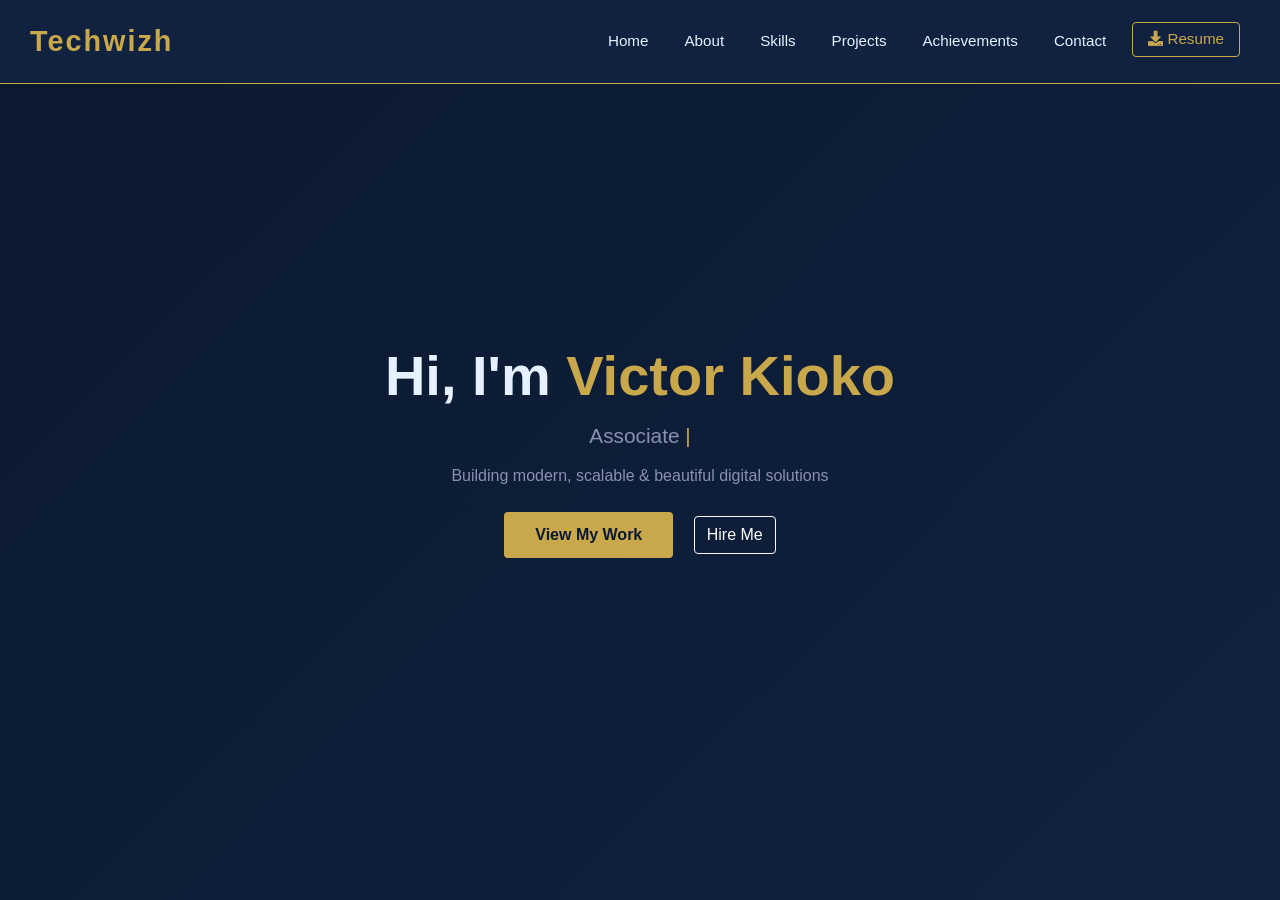
<file: index.html>
<!DOCTYPE html>
<html lang="en">
<head>
  <meta charset="UTF-8" />
  <meta name="viewport" content="width=device-width, initial-scale=1.0"/>
  <title>Victor Kioko | Associate Data Engineer</title>
  <link rel="stylesheet" href="https://cdn.jsdelivr.net/npm/bootstrap@4.6.2/dist/css/bootstrap.min.css"/>
  <link rel="stylesheet" href="https://cdnjs.cloudflare.com/ajax/libs/font-awesome/5.15.4/css/all.min.css"/>
  <link rel="stylesheet" href="https://unpkg.com/aos@2.3.1/dist/aos.css"/>
  <link rel="stylesheet" href="css/style.css"/>
</head>
<body>

  <!-- NAVBAR -->
  <nav class="navbar navbar-expand-lg navbar-dark fixed-top" id="mainNav">
    <a class="navbar-brand font-weight-bold" href="/my-website/">Techwizh</a>
    <button class="navbar-toggler" type="button" data-toggle="collapse" data-target="#navbarNav" aria-controls="navbarNav" aria-expanded="false" aria-label="Toggle navigation">
      <span class="navbar-toggler-icon"></span>
    </button>
    <div class="collapse navbar-collapse" id="navbarNav">
      <ul class="navbar-nav ml-auto">
        <li class="nav-item"><a class="nav-link" href="/my-website/">Home</a></li>
        <li class="nav-item"><a class="nav-link" href="pages/about.html">About</a></li>
        <li class="nav-item"><a class="nav-link" href="pages/skills.html">Skills</a></li>
        <li class="nav-item"><a class="nav-link" href="pages/projects.html">Projects</a></li>
        <li class="nav-item"><a class="nav-link" href="pages/achievements.html">Achievements</a></li>
        <li class="nav-item"><a class="nav-link" href="pages/contact.html">Contact</a></li>
        <li class="nav-item">
          <a class="nav-link btn-resume ml-2" href="assets/resume.pdf" download>
            <i class="fas fa-download"></i> Resume
          </a>
        </li>
      </ul>
    </div>
  </nav>

  <!-- HERO SECTION -->
  <section id="hero">
    <div class="hero-content text-center" data-aos="fade-up">
      <h1>Hi, I'm <span class="gold">Victor Kioko</span></h1>
      <h2 id="typed-text"></h2>
      <p class="hero-sub">Building modern, scalable & beautiful digital solutions</p>
      <div class="hero-btns mt-4">
        <a href="pages/projects.html" class="btn btn-gold mr-3">View My Work</a>
        <a href="pages/contact.html" class="btn btn-outline-light">Hire Me</a>
      </div>
    </div>
  </section>

  <!-- jQuery, Popper, Bootstrap JS -->
  <script src="https://code.jquery.com/jquery-3.5.1.slim.min.js"></script>
  <script src="https://cdn.jsdelivr.net/npm/popper.js@1.16.1/dist/umd/popper.min.js"></script>
  <script src="https://cdn.jsdelivr.net/npm/bootstrap@4.6.2/dist/js/bootstrap.min.js"></script>
  <!-- AOS -->
  <script src="https://unpkg.com/aos@2.3.1/dist/aos.js"></script>
  <script>AOS.init({ duration: 800, once: true });</script>
  <!-- Your JS -->
  <script src="js/main.js"></script>
</body>
</html>
</file>
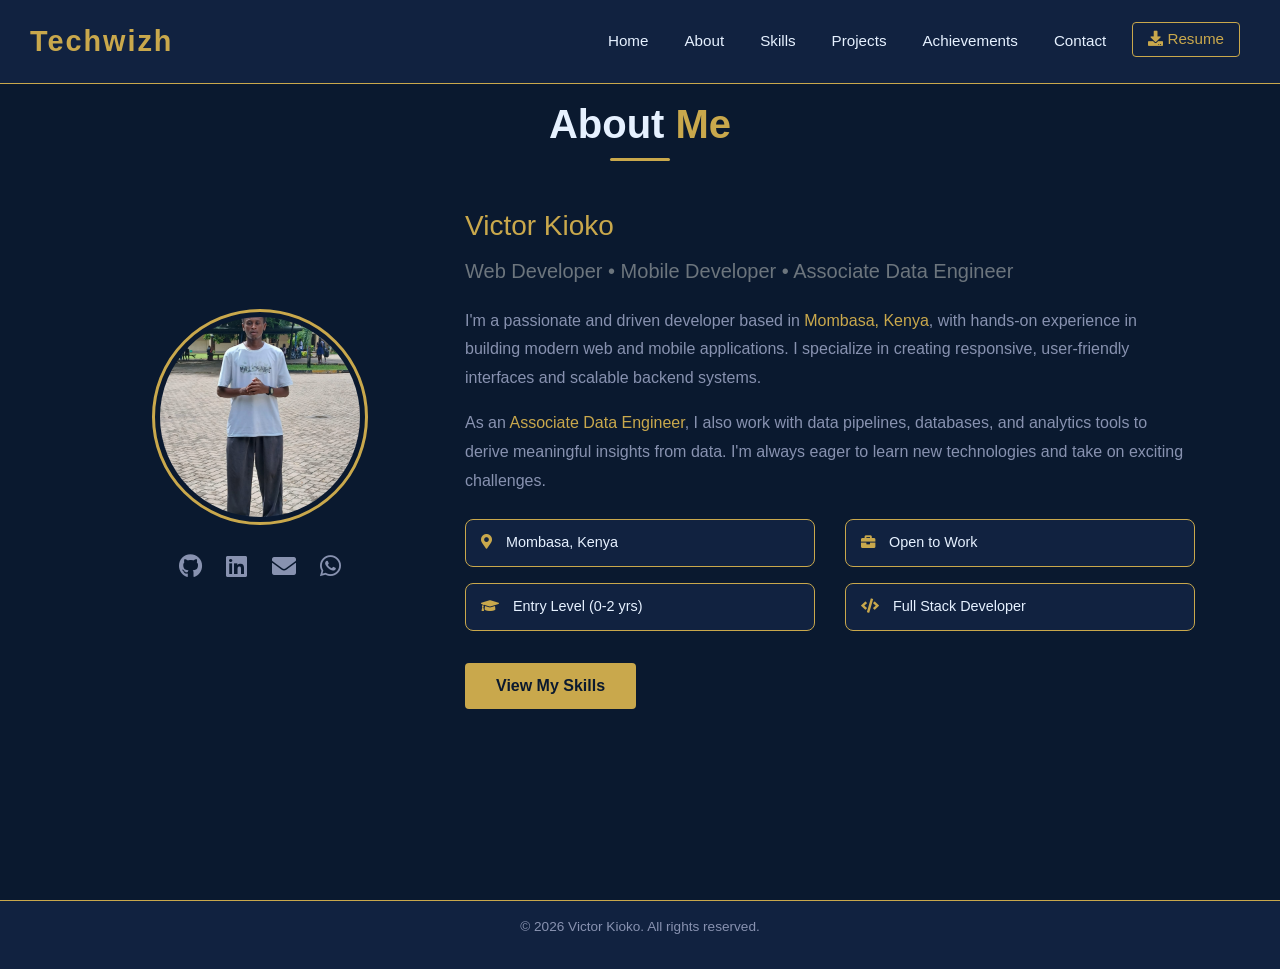
<file: pages/about.html>
<!DOCTYPE html>
<html lang="en">
<head>
  <meta charset="UTF-8"/>
  <meta name="viewport" content="width=device-width, initial-scale=1.0"/>
  <title>About | Victor Kioko</title>
  <link rel="stylesheet" href="https://cdn.jsdelivr.net/npm/bootstrap@4.6.2/dist/css/bootstrap.min.css"/>
  <link rel="stylesheet" href="https://cdnjs.cloudflare.com/ajax/libs/font-awesome/5.15.4/css/all.min.css"/>
  <link rel="stylesheet" href="../css/style.css"/>
  <link rel="stylesheet" href="https://unpkg.com/aos@2.3.1/dist/aos.css"/>
  <link rel="stylesheet" href="https://unpkg.com/aos@2.3.1/dist/aos.css"/>
  <link rel="stylesheet" href="https://unpkg.com/aos@2.3.1/dist/aos.css"/>
</head>
<body>

  <!-- NAVBAR -->
  <nav class="navbar navbar-expand-lg navbar-dark fixed-top" id="mainNav">
    <a class="navbar-brand font-weight-bold" href="/my-website/">Techwizh</a>
    <button class="navbar-toggler" type="button" data-toggle="collapse" data-target="#navbarNav">
      <span class="navbar-toggler-icon"></span>
    </button>
    <div class="collapse navbar-collapse" id="navbarNav">
      <ul class="navbar-nav ml-auto">
        <li class="nav-item"><a class="nav-link" href="/my-website/">Home</a></li>
        <li class="nav-item"><a class="nav-link active" href="about.html">About</a></li>
        <li class="nav-item"><a class="nav-link" href="skills.html">Skills</a></li>
        <li class="nav-item"><a class="nav-link" href="projects.html">Projects</a></li>
        <li class="nav-item"><a class="nav-link" href="achievements.html">Achievements</a></li>
        <li class="nav-item"><a class="nav-link" href="contact.html">Contact</a></li>
        <li class="nav-item">
          <a class="nav-link btn-resume ml-2" href="../assets/resume.pdf" download>
            <i class="fas fa-download"></i> Resume
          </a>
        </li>
      </ul>
    </div>
  </nav>

  <!-- ABOUT SECTION -->
  <section id="about">
    <div class="container">

      <!-- Section Title -->
      <div class="section-title text-center mb-5">
        <h2>About <span class="gold">Me</span></h2>
        <div class="title-line"></div>
      </div>

      <div class="row align-items-center">

        <!-- Profile Image -->
        <div class="col-md-4 text-center mb-4" data-aos="fade-right">
          <div class="profile-img-wrapper">
            <img src="../images/profile.jpg" alt="Victor Kioko" class="profile-img"/>
          </div>
          <!-- Social Links -->
         <div class="social-links mt-4">
  <a href="https://github.com/techwizh" target="_blank"><i class="fab fa-github"></i></a>
  <a href="https://www.linkedin.com/in/victor-kioko-2ab482372" target="_blank"><i class="fab fa-linkedin"></i></a>
  <a href="mailto:victorkioko226@gmail.com"><i class="fas fa-envelope"></i></a>
  <a href="https://wa.me/254103150972" target="_blank"><i class="fab fa-whatsapp"></i></a>
</div>
        </div>

        <!-- About Text -->
        <div class="col-md-8" data-aos="fade-left">
          <h3 class="gold mb-3">Victor Kioko</h3>
          <h5 class="text-muted mb-4">Web Developer • Mobile Developer • Associate Data Engineer</h5>
          <p class="about-text">
            I'm a passionate and driven developer based in <span class="gold">Mombasa, Kenya</span>,
            with hands-on experience in building modern web and mobile applications.
            I specialize in creating responsive, user-friendly interfaces and scalable backend systems.
          </p>
          <p class="about-text mt-3">
            As an <span class="gold">Associate Data Engineer</span>, I also work with data pipelines,
            databases, and analytics tools to derive meaningful insights from data.
            I'm always eager to learn new technologies and take on exciting challenges.
          </p>

          <!-- Info Cards -->
          <div class="row mt-4">
            <div class="col-sm-6 mb-3">
              <div class="info-card">
                <i class="fas fa-map-marker-alt gold"></i>
                <span>Mombasa, Kenya</span>
              </div>
            </div>
            <div class="col-sm-6 mb-3">
              <div class="info-card">
                <i class="fas fa-briefcase gold"></i>
                <span>Open to Work</span>
              </div>
            </div>
            <div class="col-sm-6 mb-3">
              <div class="info-card">
                <i class="fas fa-graduation-cap gold"></i>
                <span>Entry Level (0-2 yrs)</span>
              </div>
            </div>
            <div class="col-sm-6 mb-3">
              <div class="info-card">
                <i class="fas fa-code gold"></i>
                <span>Full Stack Developer</span>
              </div>
            </div>
          </div>

          <a href="skills.html" class="btn btn-gold mt-3">View My Skills</a>
        </div>

      </div>
    </div>
  </section>

  <!-- FOOTER -->
  <footer class="text-center py-3">
    <p>&copy; 2026 Victor Kioko. All rights reserved.</p>
  </footer>

  <script src="https://cdn.jsdelivr.net/npm/bootstrap@4.6.2/dist/js/bootstrap.bundle.min.js"></script>
  <script src="../js/main.js"></script>
  <script src="https://unpkg.com/aos@2.3.1/dist/aos.js"></script>
<script>AOS.init({ duration: 800, once: true });</script>
<script src="https://unpkg.com/aos@2.3.1/dist/aos.js"></script>
<script>AOS.init({ duration: 800, once: true });</script>
<script src="https://unpkg.com/aos@2.3.1/dist/aos.js"></script>
<script>AOS.init({ duration: 800, once: true });</script>
</body>
</html>
</file>
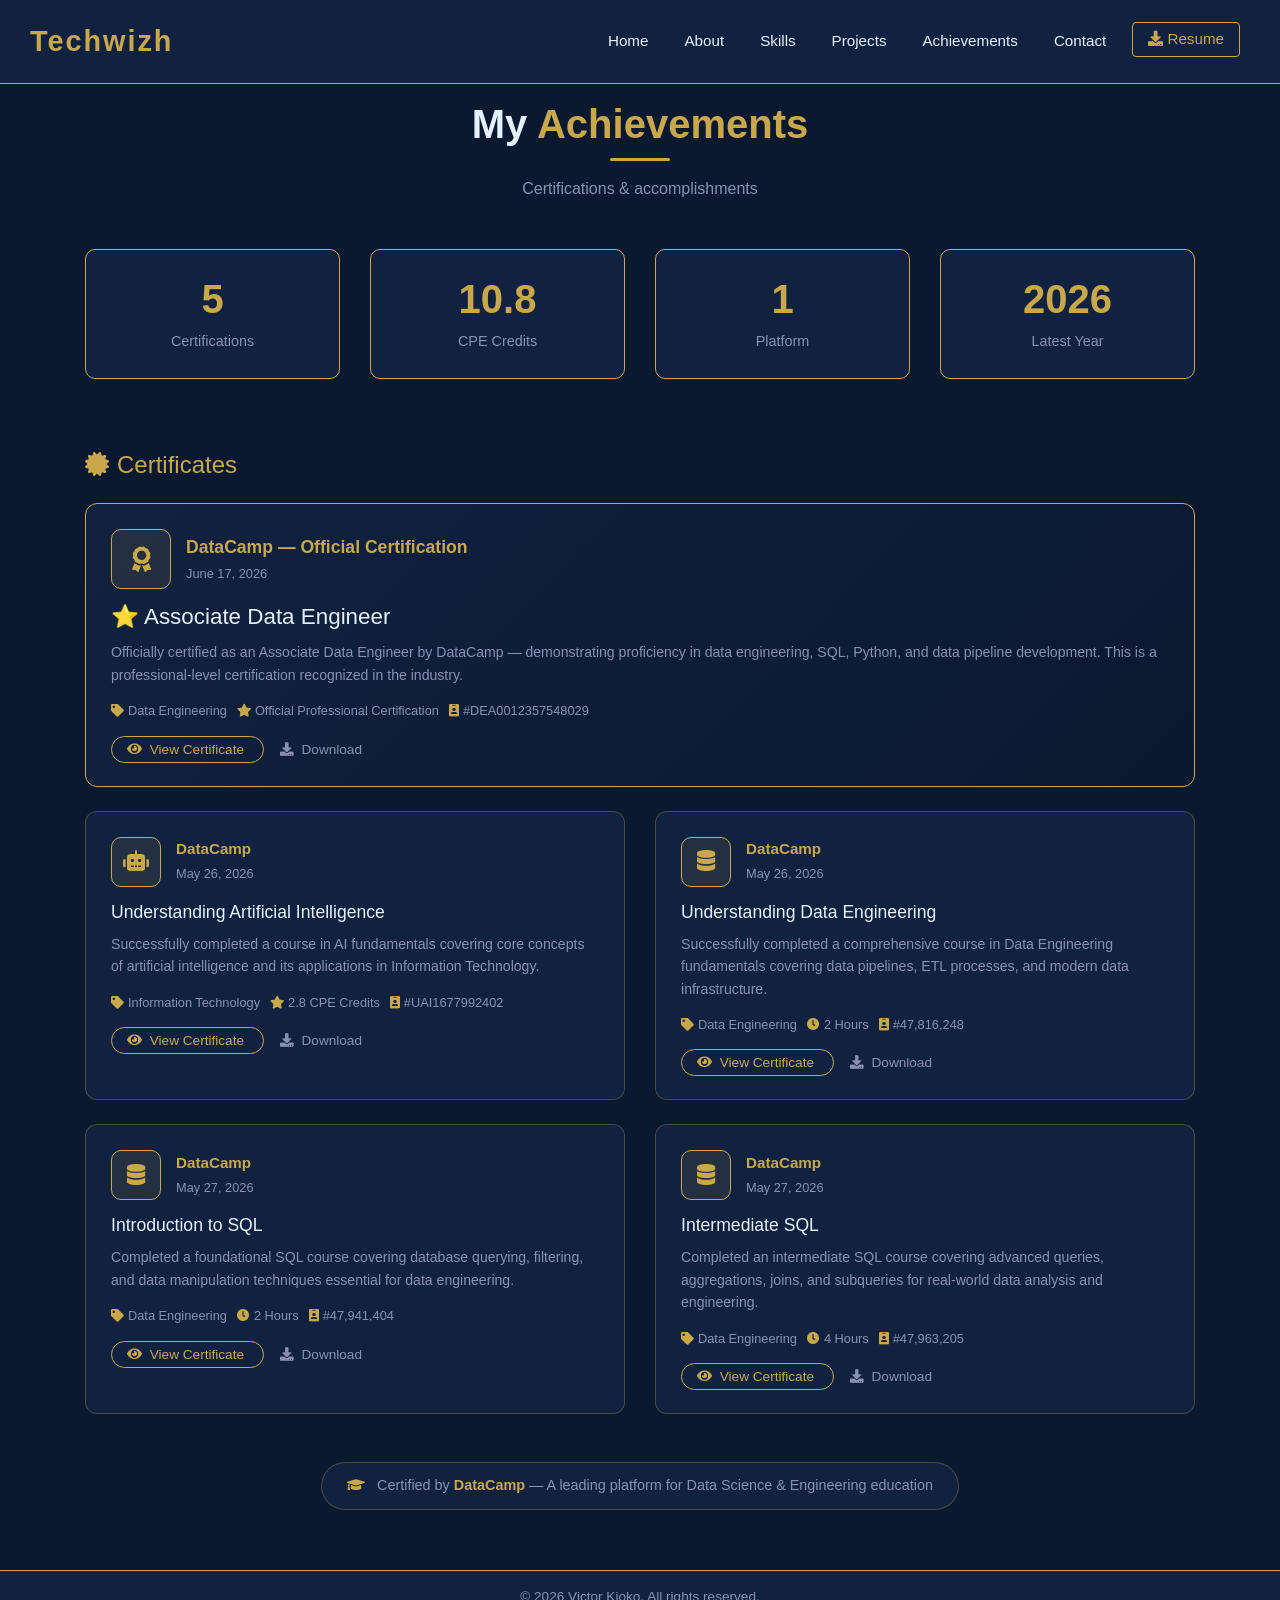
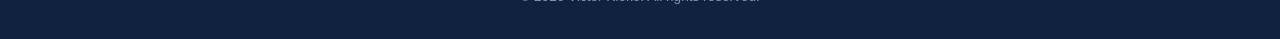
<file: pages/achievements.html>
<!DOCTYPE html>
<html lang="en">
<head>
  <meta charset="UTF-8"/>
  <meta name="viewport" content="width=device-width, initial-scale=1.0"/>
  <title>Achievements | Victor Kioko</title>
  <link rel="stylesheet" href="https://cdn.jsdelivr.net/npm/bootstrap@4.6.2/dist/css/bootstrap.min.css"/>
  <link rel="stylesheet" href="https://cdnjs.cloudflare.com/ajax/libs/font-awesome/5.15.4/css/all.min.css"/>
  <link rel="stylesheet" href="https://unpkg.com/aos@2.3.1/dist/aos.css"/>
  <link rel="stylesheet" href="../css/style.css"/>
</head>
<body>

  <!-- NAVBAR -->
  <nav class="navbar navbar-expand-lg navbar-dark fixed-top" id="mainNav">
    <a class="navbar-brand font-weight-bold" href="/my-website/">Techwizh</a>
    <button class="navbar-toggler" type="button" data-toggle="collapse" data-target="#navbarNav">
      <span class="navbar-toggler-icon"></span>
    </button>
    <div class="collapse navbar-collapse" id="navbarNav">
      <ul class="navbar-nav ml-auto">
        <li class="nav-item"><a class="nav-link" href="/my-website/">Home</a></li>
        <li class="nav-item"><a class="nav-link" href="about.html">About</a></li>
        <li class="nav-item"><a class="nav-link" href="skills.html">Skills</a></li>
        <li class="nav-item"><a class="nav-link" href="projects.html">Projects</a></li>
        <li class="nav-item"><a class="nav-link active" href="achievements.html">Achievements</a></li>
        <li class="nav-item"><a class="nav-link" href="contact.html">Contact</a></li>
        <li class="nav-item">
          <a class="nav-link btn-resume ml-2" href="../assets/resume.pdf" download>
            <i class="fas fa-download"></i> Resume
          </a>
        </li>
      </ul>
    </div>
  </nav>

  <!-- ACHIEVEMENTS SECTION -->
  <section id="achievements">
    <div class="container">

      <div class="section-title text-center mb-5">
        <h2>My <span class="gold">Achievements</span></h2>
        <div class="title-line"></div>
        <p class="section-sub mt-3">Certifications & accomplishments</p>
      </div>

      <!-- STATS ROW -->
      <div class="row text-center mb-5">
        <div class="col-6 col-md-3 mb-4" data-aos="fade-up">
          <div class="stat-card">
            <h2 class="gold">5</h2>
            <p>Certifications</p>
          </div>
        </div>
        <div class="col-6 col-md-3 mb-4" data-aos="fade-up" data-aos-delay="100">
          <div class="stat-card">
            <h2 class="gold">10.8</h2>
            <p>CPE Credits</p>
          </div>
        </div>
        <div class="col-6 col-md-3 mb-4" data-aos="fade-up" data-aos-delay="200">
          <div class="stat-card">
            <h2 class="gold">1</h2>
            <p>Platform</p>
          </div>
        </div>
        <div class="col-6 col-md-3 mb-4" data-aos="fade-up" data-aos-delay="300">
          <div class="stat-card">
            <h2 class="gold">2026</h2>
            <p>Latest Year</p>
          </div>
        </div>
      </div>

      <!-- CERTIFICATES -->
      <h4 class="gold mb-4"><i class="fas fa-certificate mr-2"></i>Certificates</h4>
      <div class="row">

        <!-- Certificate 1 — FEATURED -->
        <div class="col-md-12 mb-4" data-aos="fade-up">
          <div class="cert-card" style="border-color: var(--gold); background: linear-gradient(135deg, #112240, #0a192f);">
            <div class="cert-header">
              <div class="cert-logo" style="width:60px; height:60px; font-size:1.6rem;">
                <i class="fas fa-award"></i>
              </div>
              <div>
                <span class="cert-issuer" style="font-size:1.1rem;">DataCamp — Official Certification</span>
                <span class="cert-date">June 17, 2026</span>
              </div>
            </div>
            <h5 class="cert-title" style="font-size:1.4rem;">⭐ Associate Data Engineer</h5>
            <p class="cert-desc">Officially certified as an Associate Data Engineer by DataCamp — demonstrating proficiency in data engineering, SQL, Python, and data pipeline development. This is a professional-level certification recognized in the industry.</p>
            <div class="cert-details">
              <span><i class="fas fa-tag gold mr-1"></i>Data Engineering</span>
              <span><i class="fas fa-star gold mr-1"></i>Official Professional Certification</span>
              <span><i class="fas fa-id-badge gold mr-1"></i>#DEA0012357548029</span>
            </div>
            <div class="mt-3">
              <a href="../assets/DEA0012357548029.pdf" target="_blank" class="btn-cert">
                <i class="fas fa-eye mr-1"></i> View Certificate
              </a>
              <a href="../assets/DEA0012357548029.pdf" download class="btn-cert-download ml-3">
                <i class="fas fa-download mr-1"></i> Download
              </a>
            </div>
          </div>
        </div>

        <!-- Certificate 2 -->
        <div class="col-md-6 mb-4" data-aos="fade-up">
          <div class="cert-card">
            <div class="cert-header">
              <div class="cert-logo"><i class="fas fa-robot"></i></div>
              <div>
                <span class="cert-issuer">DataCamp</span>
                <span class="cert-date">May 26, 2026</span>
              </div>
            </div>
            <h5 class="cert-title">Understanding Artificial Intelligence</h5>
            <p class="cert-desc">Successfully completed a course in AI fundamentals covering core concepts of artificial intelligence and its applications in Information Technology.</p>
            <div class="cert-details">
              <span><i class="fas fa-tag gold mr-1"></i>Information Technology</span>
              <span><i class="fas fa-star gold mr-1"></i>2.8 CPE Credits</span>
              <span><i class="fas fa-id-badge gold mr-1"></i>#UAI1677992402</span>
            </div>
            <div class="mt-3">
              <a href="../assets/Understanding_Artificial_Intelligence.pdf" target="_blank" class="btn-cert">
                <i class="fas fa-eye mr-1"></i> View Certificate
              </a>
              <a href="../assets/Understanding_Artificial_Intelligence.pdf" download class="btn-cert-download ml-3">
                <i class="fas fa-download mr-1"></i> Download
              </a>
            </div>
          </div>
        </div>

        <!-- Certificate 3 -->
        <div class="col-md-6 mb-4" data-aos="fade-up" data-aos-delay="100">
          <div class="cert-card">
            <div class="cert-header">
              <div class="cert-logo"><i class="fas fa-database"></i></div>
              <div>
                <span class="cert-issuer">DataCamp</span>
                <span class="cert-date">May 26, 2026</span>
              </div>
            </div>
            <h5 class="cert-title">Understanding Data Engineering</h5>
            <p class="cert-desc">Successfully completed a comprehensive course in Data Engineering fundamentals covering data pipelines, ETL processes, and modern data infrastructure.</p>
            <div class="cert-details">
              <span><i class="fas fa-tag gold mr-1"></i>Data Engineering</span>
              <span><i class="fas fa-clock gold mr-1"></i>2 Hours</span>
              <span><i class="fas fa-id-badge gold mr-1"></i>#47,816,248</span>
            </div>
            <div class="mt-3">
              <a href="../assets/Understanding_Data_Engineering.pdf" target="_blank" class="btn-cert">
                <i class="fas fa-eye mr-1"></i> View Certificate
              </a>
              <a href="../assets/Understanding_Data_Engineering.pdf" download class="btn-cert-download ml-3">
                <i class="fas fa-download mr-1"></i> Download
              </a>
            </div>
          </div>
        </div>

        <!-- Certificate 4 -->
        <div class="col-md-6 mb-4" data-aos="fade-up" data-aos-delay="200">
          <div class="cert-card">
            <div class="cert-header">
              <div class="cert-logo"><i class="fas fa-database"></i></div>
              <div>
                <span class="cert-issuer">DataCamp</span>
                <span class="cert-date">May 27, 2026</span>
              </div>
            </div>
            <h5 class="cert-title">Introduction to SQL</h5>
            <p class="cert-desc">Completed a foundational SQL course covering database querying, filtering, and data manipulation techniques essential for data engineering.</p>
            <div class="cert-details">
              <span><i class="fas fa-tag gold mr-1"></i>Data Engineering</span>
              <span><i class="fas fa-clock gold mr-1"></i>2 Hours</span>
              <span><i class="fas fa-id-badge gold mr-1"></i>#47,941,404</span>
            </div>
            <div class="mt-3">
              <a href="../assets/Introduction_to_SQL.pdf" target="_blank" class="btn-cert">
                <i class="fas fa-eye mr-1"></i> View Certificate
              </a>
              <a href="../assets/Introduction_to_SQL.pdf" download class="btn-cert-download ml-3">
                <i class="fas fa-download mr-1"></i> Download
              </a>
            </div>
          </div>
        </div>

        <!-- Certificate 5 -->
        <div class="col-md-6 mb-4" data-aos="fade-up" data-aos-delay="300">
          <div class="cert-card">
            <div class="cert-header">
              <div class="cert-logo"><i class="fas fa-database"></i></div>
              <div>
                <span class="cert-issuer">DataCamp</span>
                <span class="cert-date">May 27, 2026</span>
              </div>
            </div>
            <h5 class="cert-title">Intermediate SQL</h5>
            <p class="cert-desc">Completed an intermediate SQL course covering advanced queries, aggregations, joins, and subqueries for real-world data analysis and engineering.</p>
            <div class="cert-details">
              <span><i class="fas fa-tag gold mr-1"></i>Data Engineering</span>
              <span><i class="fas fa-clock gold mr-1"></i>4 Hours</span>
              <span><i class="fas fa-id-badge gold mr-1"></i>#47,963,205</span>
            </div>
            <div class="mt-3">
              <a href="../assets/Intermediate_SQL.pdf" target="_blank" class="btn-cert">
                <i class="fas fa-eye mr-1"></i> View Certificate
              </a>
              <a href="../assets/Intermediate_SQL.pdf" download class="btn-cert-download ml-3">
                <i class="fas fa-download mr-1"></i> Download
              </a>
            </div>
          </div>
        </div>

      </div>

      <!-- DATACAMP BADGE -->
      <div class="text-center mt-4" data-aos="fade-up">
        <div class="platform-badge">
          <i class="fas fa-graduation-cap gold mr-2"></i>
          <span>Certified by <span class="gold font-weight-bold">DataCamp</span> — 
          A leading platform for Data Science & Engineering education</span>
        </div>
      </div>

    </div>
  </section>

  <!-- FOOTER -->
  <footer class="text-center py-3">
    <p>&copy; 2026 Victor Kioko. All rights reserved.</p>
  </footer>

  <script src="https://code.jquery.com/jquery-3.5.1.slim.min.js"></script>
  <script src="https://cdn.jsdelivr.net/npm/popper.js@1.16.1/dist/umd/popper.min.js"></script>
  <script src="https://cdn.jsdelivr.net/npm/bootstrap@4.6.2/dist/js/bootstrap.min.js"></script>
  <script src="https://unpkg.com/aos@2.3.1/dist/aos.js"></script>
  <script>AOS.init({ duration: 800, once: true });</script>
  <script src="../js/main.js"></script>
</body>
</html>
</file>
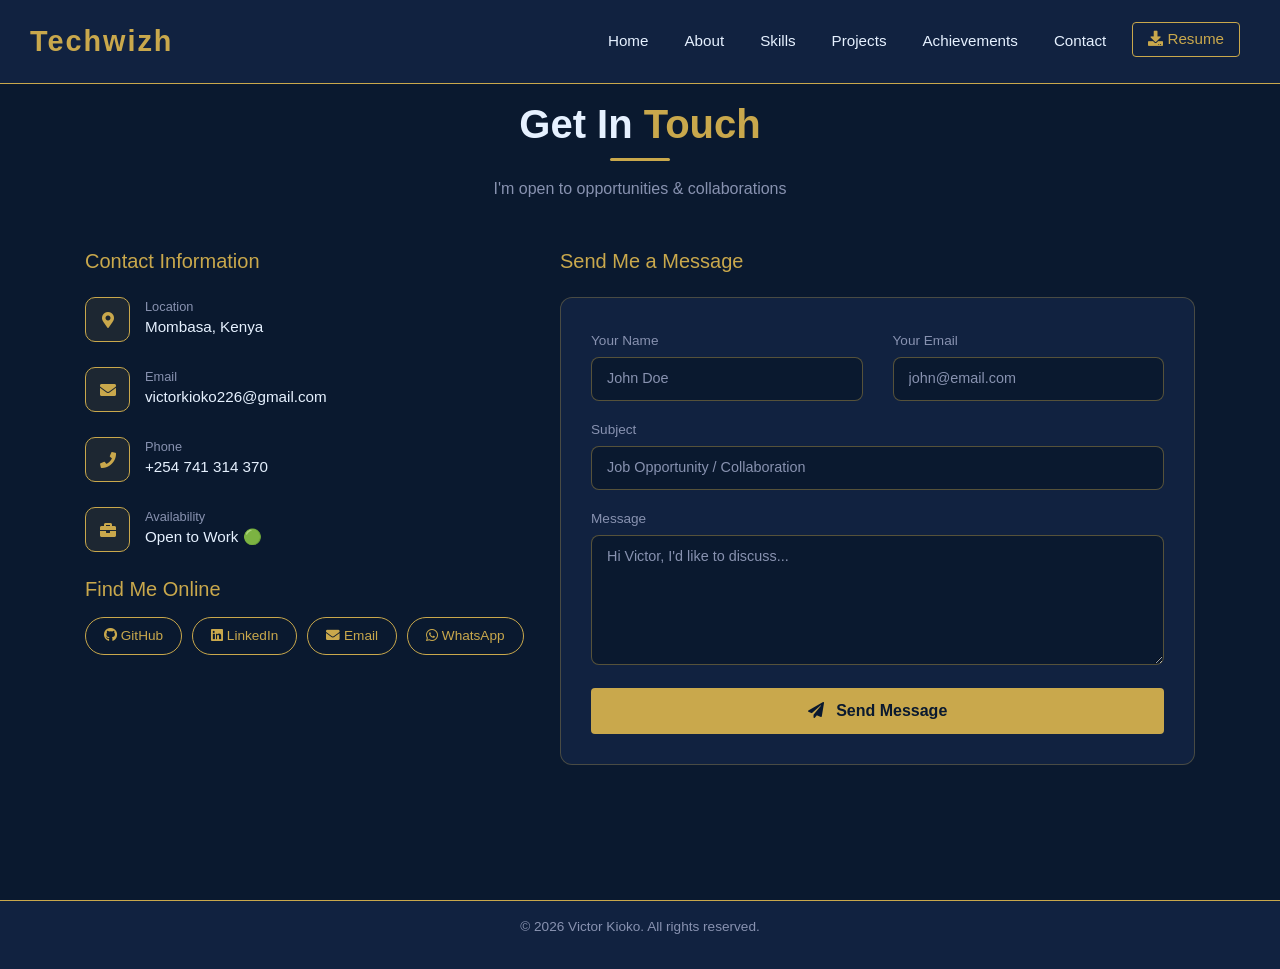
<file: pages/contact.html>
<!DOCTYPE html>
<html lang="en">
<head>
  <meta charset="UTF-8"/>
  <meta name="viewport" content="width=device-width, initial-scale=1.0"/>
  <title>Contact | Victor Kioko</title>
  <link rel="stylesheet" href="https://cdn.jsdelivr.net/npm/bootstrap@4.6.2/dist/css/bootstrap.min.css"/>
  <link rel="stylesheet" href="https://cdnjs.cloudflare.com/ajax/libs/font-awesome/5.15.4/css/all.min.css"/>
  <link rel="stylesheet" href="https://unpkg.com/aos@2.3.1/dist/aos.css"/>
  <link rel="stylesheet" href="../css/style.css"/>
</head>
<body>

  <!-- NAVBAR -->
  <nav class="navbar navbar-expand-lg navbar-dark fixed-top" id="mainNav">
    <a class="navbar-brand font-weight-bold" href="/my-website/">Techwizh</a>
    <button class="navbar-toggler" type="button" data-toggle="collapse" data-target="#navbarNav">
      <span class="navbar-toggler-icon"></span>
    </button>
    <div class="collapse navbar-collapse" id="navbarNav">
      <ul class="navbar-nav ml-auto">
        <li class="nav-item"><a class="nav-link" href="/my-website/">Home</a></li>
        <li class="nav-item"><a class="nav-link" href="about.html">About</a></li>
        <li class="nav-item"><a class="nav-link" href="skills.html">Skills</a></li>
        <li class="nav-item"><a class="nav-link" href="projects.html">Projects</a></li>
        <li class="nav-item"><a class="nav-link" href="achievements.html">Achievements</a></li>
        <li class="nav-item"><a class="nav-link active" href="contact.html">Contact</a></li>
        <li class="nav-item">
          <a class="nav-link btn-resume ml-2" href="../assets/resume.pdf" download>
            <i class="fas fa-download"></i> Resume
          </a>
        </li>
      </ul>
    </div>
  </nav>

  <!-- CONTACT SECTION -->
  <section id="contact">
    <div class="container">

      <div class="section-title text-center mb-5" data-aos="fade-up">
        <h2>Get In <span class="gold">Touch</span></h2>
        <div class="title-line"></div>
        <p class="section-sub mt-3">I'm open to opportunities & collaborations</p>
      </div>

      <div class="row">

        <!-- CONTACT INFO -->
        <div class="col-md-5 mb-4" data-aos="fade-right">
          <h5 class="gold mb-4">Contact Information</h5>

          <div class="contact-info-item">
            <div class="contact-icon"><i class="fas fa-map-marker-alt"></i></div>
            <div>
              <p class="contact-label">Location</p>
              <p class="contact-value">Mombasa, Kenya</p>
            </div>
          </div>

          <div class="contact-info-item">
            <div class="contact-icon"><i class="fas fa-envelope"></i></div>
            <div>
              <p class="contact-label">Email</p>
              <p class="contact-value">victorkioko226@gmail.com</p>
            </div>
          </div>

          <div class="contact-info-item">
            <div class="contact-icon"><i class="fas fa-phone"></i></div>
            <div>
              <p class="contact-label">Phone</p>
              <p class="contact-value">+254 741 314 370</p>
            </div>
          </div>

          <div class="contact-info-item">
            <div class="contact-icon"><i class="fas fa-briefcase"></i></div>
            <div>
              <p class="contact-label">Availability</p>
              <p class="contact-value">Open to Work 🟢</p>
            </div>
          </div>

          <!-- SOCIAL LINKS -->
          <h5 class="gold mt-4 mb-3">Find Me Online</h5>
          <div class="contact-socials">
            <a href="https://github.com/techwizh" target="_blank" class="social-btn">
              <i class="fab fa-github"></i> GitHub
            </a>
            <a href="https://www.linkedin.com/in/victor-kioko-2ab482372" target="_blank" class="social-btn">
              <i class="fab fa-linkedin"></i> LinkedIn
            </a>
            <a href="mailto:victorkioko226@gmail.com" class="social-btn">
              <i class="fas fa-envelope"></i> Email
            </a>
            <a href="https://wa.me/254103150972" target="_blank" class="social-btn">
              <i class="fab fa-whatsapp"></i> WhatsApp
            </a>
          </div>
        </div>

        <!-- CONTACT FORM -->
        <div class="col-md-7 mb-4" data-aos="fade-left">
          <h5 class="gold mb-4">Send Me a Message</h5>
          <div class="contact-form">

            <div class="row">
              <div class="col-sm-6 mb-3">
                <label class="form-label">Your Name</label>
                <input type="text" class="form-input" placeholder="John Doe"/>
              </div>
              <div class="col-sm-6 mb-3">
                <label class="form-label">Your Email</label>
                <input type="email" class="form-input" placeholder="john@email.com"/>
              </div>
            </div>

            <div class="mb-3">
              <label class="form-label">Subject</label>
              <input type="text" class="form-input" placeholder="Job Opportunity / Collaboration"/>
            </div>

            <div class="mb-3">
              <label class="form-label">Message</label>
              <textarea class="form-input" rows="5"
                placeholder="Hi Victor, I'd like to discuss..."></textarea>
            </div>

            <button class="btn btn-gold btn-block" onclick="sendMessage()">
              <i class="fas fa-paper-plane mr-2"></i> Send Message
            </button>

            <div id="successMsg" class="success-msg mt-3" style="display:none;">
              <i class="fas fa-check-circle mr-2"></i>
              Message sent! I'll get back to you soon.
            </div>

          </div>
        </div>

      </div>
    </div>
  </section>

  <!-- FOOTER -->
  <footer class="text-center py-3">
    <p>&copy; 2026 Victor Kioko. All rights reserved.</p>
  </footer>

  <script src="https://cdn.jsdelivr.net/npm/bootstrap@4.6.2/dist/js/bootstrap.bundle.min.js"></script>
  <script src="../js/main.js"></script>
  <script src="https://unpkg.com/aos@2.3.1/dist/aos.js"></script>
  <script>AOS.init({ duration: 800, once: true });</script>
  <script>
    function sendMessage() {
      const inputs = document.querySelectorAll('.form-input');
      let filled = true;
      inputs.forEach(input => {
        if (!input.value.trim()) {
          input.style.borderColor = '#e74c3c';
          filled = false;
        } else {
          input.style.borderColor = 'rgba(201,168,76,0.4)';
        }
      });
      if (filled) {
        document.getElementById('successMsg').style.display = 'block';
        inputs.forEach(input => input.value = '');
        setTimeout(() => {
          document.getElementById('successMsg').style.display = 'none';
        }, 4000);
      }
    }
  </script>
</body>
</html>
</file>
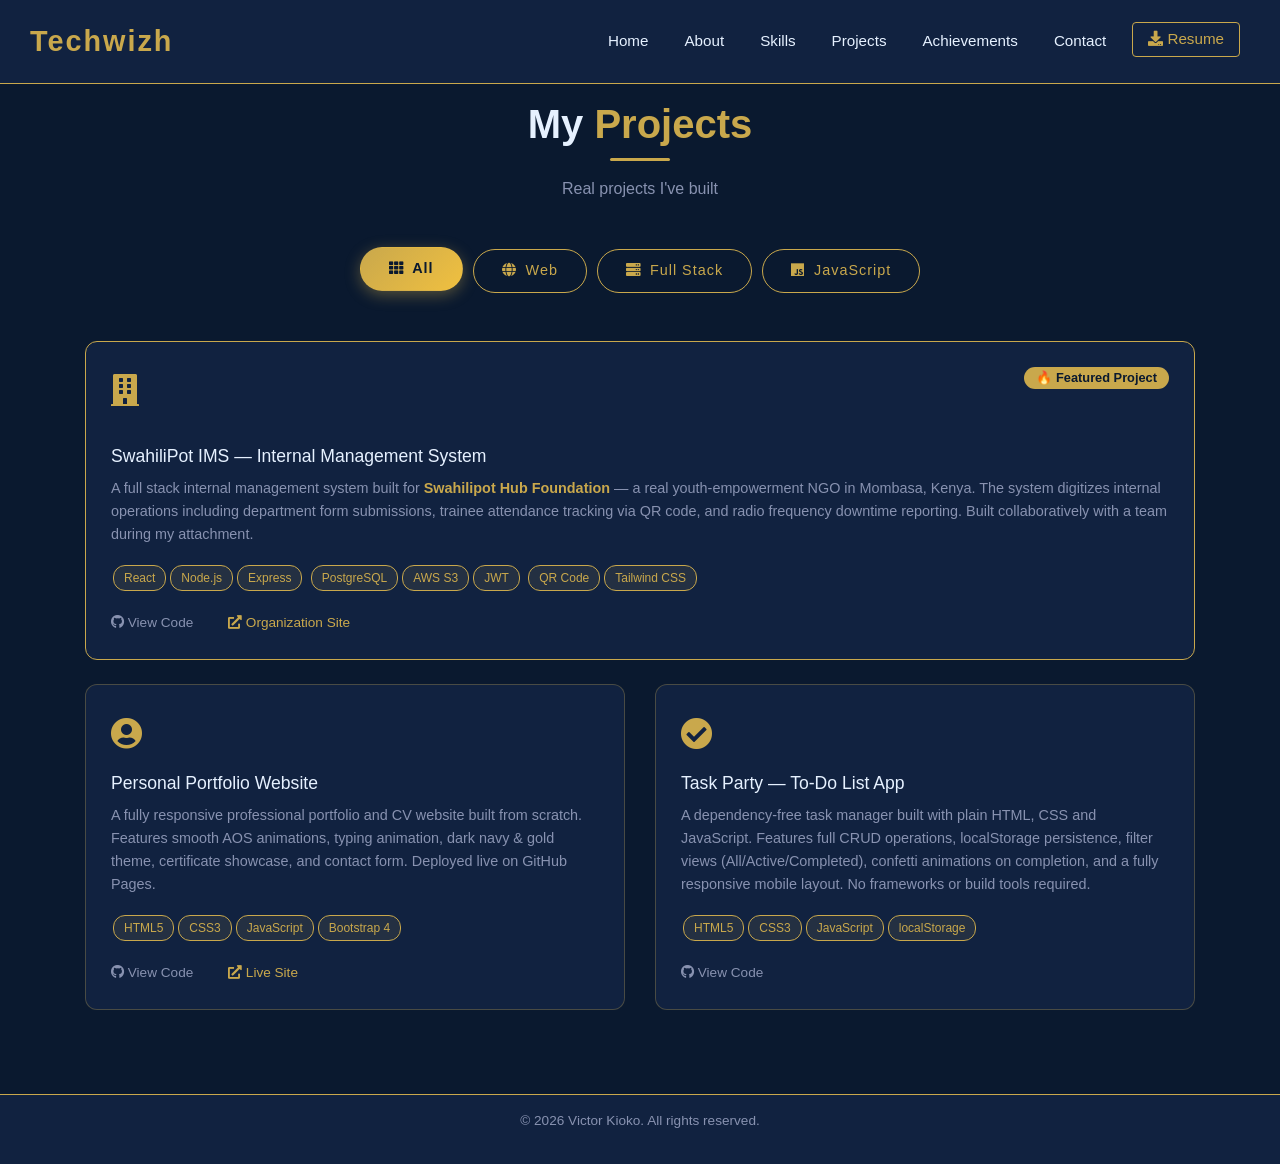
<file: pages/projects.html>
<!DOCTYPE html>
<html lang="en">
<head>
  <meta charset="UTF-8"/>
  <meta name="viewport" content="width=device-width, initial-scale=1.0"/>
  <title>Projects | Victor Kioko</title>
  <link rel="stylesheet" href="https://cdn.jsdelivr.net/npm/bootstrap@4.6.2/dist/css/bootstrap.min.css"/>
  <link rel="stylesheet" href="https://cdnjs.cloudflare.com/ajax/libs/font-awesome/5.15.4/css/all.min.css"/>
  <link rel="stylesheet" href="https://unpkg.com/aos@2.3.1/dist/aos.css"/>
  <link rel="stylesheet" href="../css/style.css"/>
</head>
<body>

  <!-- NAVBAR -->
  <nav class="navbar navbar-expand-lg navbar-dark fixed-top" id="mainNav">
    <a class="navbar-brand font-weight-bold" href="/my-website/">Techwizh</a>
    <button class="navbar-toggler" type="button" data-toggle="collapse" data-target="#navbarNav" aria-controls="navbarNav" aria-expanded="false" aria-label="Toggle navigation">
      <span class="navbar-toggler-icon"></span>
    </button>
    <div class="collapse navbar-collapse" id="navbarNav">
      <ul class="navbar-nav ml-auto">
        <li class="nav-item"><a class="nav-link" href="/my-website/">Home</a></li>
        <li class="nav-item"><a class="nav-link" href="about.html">About</a></li>
        <li class="nav-item"><a class="nav-link" href="skills.html">Skills</a></li>
        <li class="nav-item"><a class="nav-link active" href="projects.html">Projects</a></li>
        <li class="nav-item"><a class="nav-link" href="achievements.html">Achievements</a></li>
        <li class="nav-item"><a class="nav-link" href="contact.html">Contact</a></li>
        <li class="nav-item">
          <a class="nav-link btn-resume ml-2" href="../assets/resume.pdf" download>
            <i class="fas fa-download"></i> Resume
          </a>
        </li>
      </ul>
    </div>
  </nav>

  <!-- PROJECTS SECTION -->
  <section id="projects">
    <div class="container">

      <div class="section-title text-center mb-5">
        <h2>My <span class="gold">Projects</span></h2>
        <div class="title-line"></div>
        <p class="section-sub mt-3">Real projects I've built</p>
      </div>

      <!-- FILTER BUTTONS -->
      <div class="text-center mb-5">
        <div class="filter-wrapper">
          <button class="filter-btn active" onclick="filterProjects('all', event)">
            <i class="fas fa-th mr-1"></i> All
          </button>
          <button class="filter-btn" onclick="filterProjects('web', event)">
            <i class="fas fa-globe mr-1"></i> Web
          </button>
          <button class="filter-btn" onclick="filterProjects('fullstack', event)">
            <i class="fas fa-server mr-1"></i> Full Stack
          </button>
          <button class="filter-btn" onclick="filterProjects('javascript', event)">
            <i class="fab fa-js mr-1"></i> JavaScript
          </button>
        </div>
      </div>

      <!-- PROJECT CARDS -->
      <div class="row" id="projectsGrid">

        <!-- Project 1 — SwahiliPot IMS (FEATURED) -->
        <div class="col-md-12 mb-4 project-item" data-category="fullstack" data-aos="fade-up">
          <div class="project-card" style="border-color: var(--gold);">
            <div class="d-flex justify-content-between align-items-start mb-3">
              <div class="project-icon"><i class="fas fa-building"></i></div>
              <span class="badge" style="background: var(--gold); color: var(--navy); padding: 5px 12px; border-radius: 20px; font-size: 0.8rem;">🔥 Featured Project</span>
            </div>
            <h5>SwahiliPot IMS — Internal Management System</h5>
            <p>A full stack internal management system built for <strong style="color: var(--gold)">Swahilipot Hub Foundation</strong> — a real youth-empowerment NGO in Mombasa, Kenya. The system digitizes internal operations including department form submissions, trainee attendance tracking via QR code, and radio frequency downtime reporting. Built collaboratively with a team during my attachment.</p>
            <div class="project-tags mt-2">
              <span>React</span><span>Node.js</span><span>Express</span>
              <span>PostgreSQL</span><span>AWS S3</span><span>JWT</span>
              <span>QR Code</span><span>Tailwind CSS</span>
            </div>
            <div class="project-links mt-3">
              <a href="https://github.com/techwizh/Swahili-Pot-Project" target="_blank" class="btn-project">
                <i class="fab fa-github"></i> View Code
              </a>
              <a href="https://swahilipothub.co.ke" target="_blank" class="btn-project-live ml-3">
                <i class="fas fa-external-link-alt"></i> Organization Site
              </a>
            </div>
          </div>
        </div>

        <!-- Project 2 — Portfolio Website -->
        <div class="col-md-6 mb-4 project-item" data-category="web" data-aos="fade-up" data-aos-delay="100">
          <div class="project-card">
            <div class="project-icon"><i class="fas fa-user-circle"></i></div>
            <h5>Personal Portfolio Website</h5>
            <p>A fully responsive professional portfolio and CV website built from scratch. Features smooth AOS animations, typing animation, dark navy & gold theme, certificate showcase, and contact form. Deployed live on GitHub Pages.</p>
            <div class="project-tags mt-2">
              <span>HTML5</span><span>CSS3</span><span>JavaScript</span><span>Bootstrap 4</span>
            </div>
            <div class="project-links mt-3">
              <a href="https://github.com/techwizh/my-website" target="_blank" class="btn-project">
                <i class="fab fa-github"></i> View Code
              </a>
              <a href="https://techwizh.github.io/my-website/" target="_blank" class="btn-project-live ml-3">
                <i class="fas fa-external-link-alt"></i> Live Site
              </a>
            </div>
          </div>
        </div>

        <!-- Project 3 — Task Party Todo -->
        <div class="col-md-6 mb-4 project-item" data-category="javascript" data-aos="fade-up" data-aos-delay="200">
          <div class="project-card">
            <div class="project-icon"><i class="fas fa-check-circle"></i></div>
            <h5>Task Party — To-Do List App</h5>
            <p>A dependency-free task manager built with plain HTML, CSS and JavaScript. Features full CRUD operations, localStorage persistence, filter views (All/Active/Completed), confetti animations on completion, and a fully responsive mobile layout. No frameworks or build tools required.</p>
            <div class="project-tags mt-2">
              <span>HTML5</span><span>CSS3</span><span>JavaScript</span><span>localStorage</span>
            </div>
            <div class="project-links mt-3">
              <a href="https://github.com/techwizh/task-party-todo" target="_blank" class="btn-project">
                <i class="fab fa-github"></i> View Code
              </a>
            </div>
          </div>
        </div>

      </div>
    </div>
  </section>

  <!-- FOOTER -->
  <footer class="text-center py-3">
    <p>&copy; 2026 Victor Kioko. All rights reserved.</p>
  </footer>

  <script src="https://code.jquery.com/jquery-3.5.1.slim.min.js"></script>
  <script src="https://cdn.jsdelivr.net/npm/popper.js@1.16.1/dist/umd/popper.min.js"></script>
  <script src="https://cdn.jsdelivr.net/npm/bootstrap@4.6.2/dist/js/bootstrap.min.js"></script>
  <script src="https://unpkg.com/aos@2.3.1/dist/aos.js"></script>
  <script>AOS.init({ duration: 800, once: true });</script>
  <script src="../js/main.js"></script>
  <script>
    function filterProjects(category, event) {
      const items = document.querySelectorAll('.project-item');
      const buttons = document.querySelectorAll('.filter-btn');
      buttons.forEach(btn => btn.classList.remove('active'));
      event.target.closest('.filter-btn').classList.add('active');
      items.forEach(item => {
        if (category === 'all' || item.dataset.category === category) {
          item.style.display = 'block';
        } else {
          item.style.display = 'none';
        }
      });
    }
  </script>
</body>
</html>
</file>
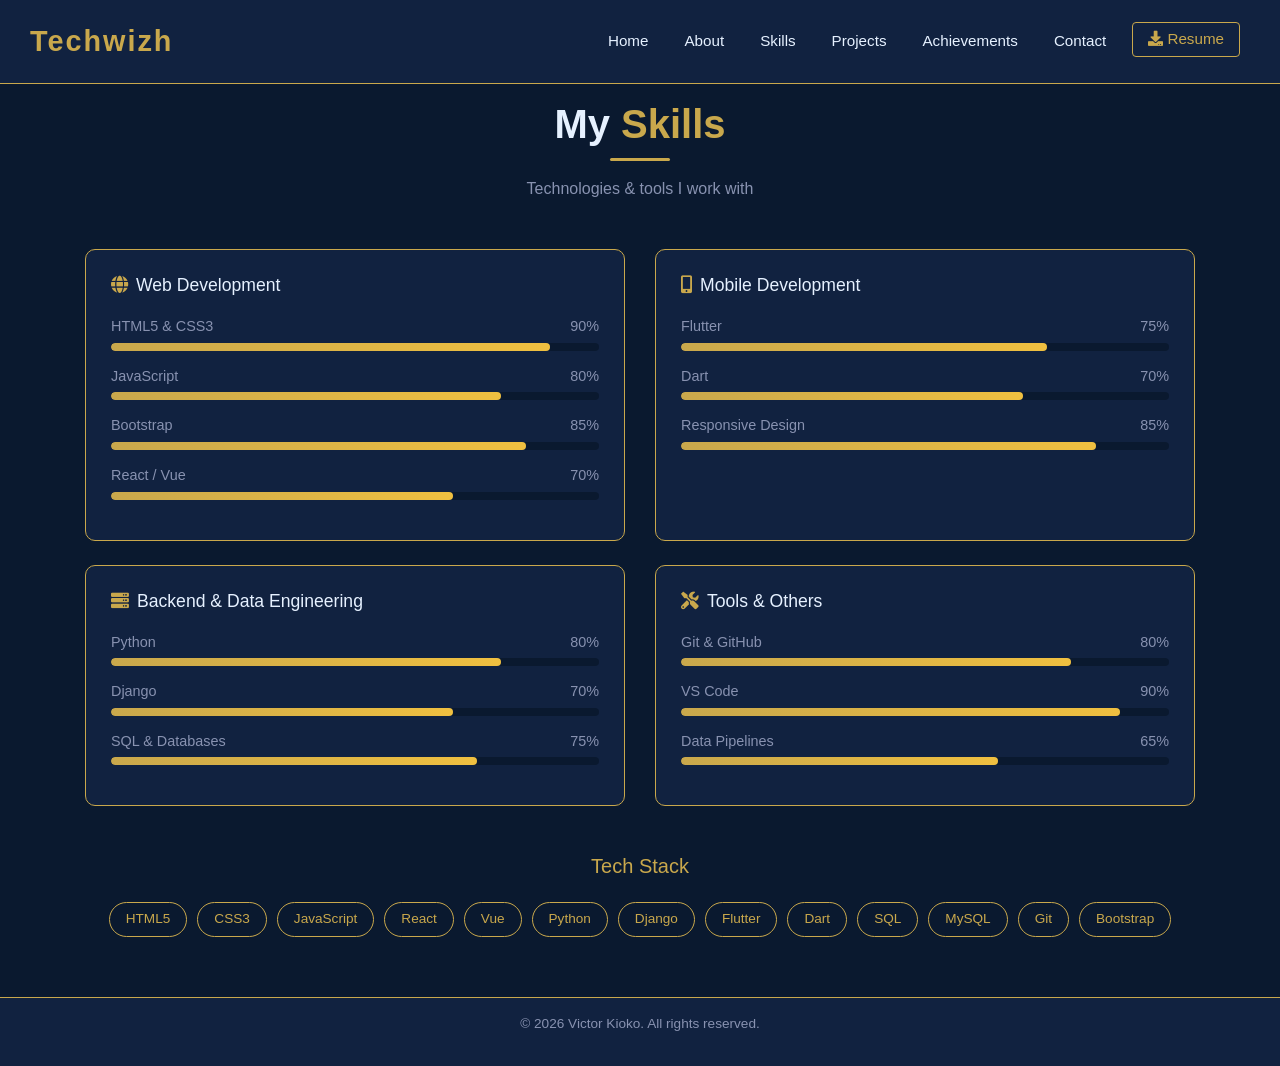
<file: pages/skills.html>
<!DOCTYPE html>
<html lang="en">
<head>
  <meta charset="UTF-8"/>
  <meta name="viewport" content="width=device-width, initial-scale=1.0"/>
  <title>Skills | Victor Kioko</title>
  <link rel="stylesheet" href="https://cdn.jsdelivr.net/npm/bootstrap@4.6.2/dist/css/bootstrap.min.css"/>
  <link rel="stylesheet" href="https://cdnjs.cloudflare.com/ajax/libs/font-awesome/5.15.4/css/all.min.css"/>
  <link rel="stylesheet" href="../css/style.css"/>
  <link rel="stylesheet" href="https://unpkg.com/aos@2.3.1/dist/aos.css"/>
  <link rel="stylesheet" href="https://unpkg.com/aos@2.3.1/dist/aos.css"/>
  <link rel="stylesheet" href="https://unpkg.com/aos@2.3.1/dist/aos.css"/>
</head>
<body>

  <!-- NAVBAR -->
  <nav class="navbar navbar-expand-lg navbar-dark fixed-top" id="mainNav">
    <a class="navbar-brand font-weight-bold" href="/my-website/">Techwizh</a>
    <button class="navbar-toggler" type="button" data-toggle="collapse" data-target="#navbarNav">
      <span class="navbar-toggler-icon"></span>
    </button>
    <div class="collapse navbar-collapse" id="navbarNav">
      <ul class="navbar-nav ml-auto">
        <li class="nav-item"><a class="nav-link" href="/my-website/">Home</a></li>
        <li class="nav-item"><a class="nav-link" href="about.html">About</a></li>
        <li class="nav-item"><a class="nav-link active" href="skills.html">Skills</a></li>
        <li class="nav-item"><a class="nav-link" href="projects.html">Projects</a></li>
        <li class="nav-item"><a class="nav-link" href="achievements.html">Achievements</a></li>
        <li class="nav-item"><a class="nav-link" href="contact.html">Contact</a></li>
        <li class="nav-item">
          <a class="nav-link btn-resume ml-2" href="../assets/resume.pdf" download>
            <i class="fas fa-download"></i> Resume
          </a>
        </li>
      </ul>
    </div>
  </nav>

  <!-- SKILLS SECTION -->
  <section id="skills">
    <div class="container">

      <div class="section-title text-center mb-5">
        <h2>My <span class="gold">Skills</span></h2>
        <div class="title-line"></div>
        <p class="section-sub mt-3">Technologies & tools I work with</p>
      </div>

      <!-- SKILL CATEGORIES -->
      <div class="row">

        <!-- Web Development -->
        <div class="col-md-6 mb-4" data-aos="fade-up">
    <div class="skill-card">
      <h5><i class="fas fa-globe gold mr-2"></i>Web Development</h5>
            <div class="skill-item">
              <div class="d-flex justify-content-between">
                <span>HTML5 & CSS3</span><span class="gold">90%</span>
              </div>
              <div class="progress"><div class="progress-bar" style="width:90%"></div></div>
            </div>
            <div class="skill-item">
              <div class="d-flex justify-content-between">
                <span>JavaScript</span><span class="gold">80%</span>
              </div>
              <div class="progress"><div class="progress-bar" style="width:80%"></div></div>
            </div>
            <div class="skill-item">
              <div class="d-flex justify-content-between">
                <span>Bootstrap</span><span class="gold">85%</span>
              </div>
              <div class="progress"><div class="progress-bar" style="width:85%"></div></div>
            </div>
            <div class="skill-item">
              <div class="d-flex justify-content-between">
                <span>React / Vue</span><span class="gold">70%</span>
              </div>
              <div class="progress"><div class="progress-bar" style="width:70%"></div></div>
            </div>
          </div>
        </div>

        <!-- Mobile Development -->
        <div class="col-md-6 mb-4" data-aos="fade-up" data-aos-delay="100">
    <div class="skill-card">
      <h5><i class="fas fa-mobile-alt gold mr-2"></i>Mobile Development</h5>
            <div class="skill-item">
              <div class="d-flex justify-content-between">
                <span>Flutter</span><span class="gold">75%</span>
              </div>
              <div class="progress"><div class="progress-bar" style="width:75%"></div></div>
            </div>
            <div class="skill-item">
              <div class="d-flex justify-content-between">
                <span>Dart</span><span class="gold">70%</span>
              </div>
              <div class="progress"><div class="progress-bar" style="width:70%"></div></div>
            </div>
            <div class="skill-item">
              <div class="d-flex justify-content-between">
                <span>Responsive Design</span><span class="gold">85%</span>
              </div>
              <div class="progress"><div class="progress-bar" style="width:85%"></div></div>
            </div>
          </div>
        </div>

        <!-- Backend & Data -->
    <div class="col-md-6 mb-4" data-aos="fade-up" data-aos-delay="200">
    <div class="skill-card">
      <h5><i class="fas fa-server gold mr-2"></i>Backend & Data Engineering</h5>
            <div class="skill-item">
              <div class="d-flex justify-content-between">
                <span>Python</span><span class="gold">80%</span>
              </div>
              <div class="progress"><div class="progress-bar" style="width:80%"></div></div>
            </div>
            <div class="skill-item">
              <div class="d-flex justify-content-between">
                <span>Django</span><span class="gold">70%</span>
              </div>
              <div class="progress"><div class="progress-bar" style="width:70%"></div></div>
            </div>
            <div class="skill-item">
              <div class="d-flex justify-content-between">
                <span>SQL & Databases</span><span class="gold">75%</span>
              </div>
              <div class="progress"><div class="progress-bar" style="width:75%"></div></div>
            </div>
          </div>
        </div>

        <!-- Tools -->
<div class="col-md-6 mb-4" data-aos="fade-up" data-aos-delay="300">
    <div class="skill-card">
      <h5><i class="fas fa-tools gold mr-2"></i>Tools & Others</h5>
            <div class="skill-item">
              <div class="d-flex justify-content-between">
                <span>Git & GitHub</span><span class="gold">80%</span>
              </div>
              <div class="progress"><div class="progress-bar" style="width:80%"></div></div>
            </div>
            <div class="skill-item">
              <div class="d-flex justify-content-between">
                <span>VS Code</span><span class="gold">90%</span>
              </div>
              <div class="progress"><div class="progress-bar" style="width:90%"></div></div>
            </div>
            <div class="skill-item">
              <div class="d-flex justify-content-between">
                <span>Data Pipelines</span><span class="gold">65%</span>
              </div>
              <div class="progress"><div class="progress-bar" style="width:65%"></div></div>
            </div>
          </div>
        </div>

      </div>

      <!-- TECH BADGES -->
      <div class="text-center mt-4">
        <h5 class="gold mb-4">Tech Stack</h5>
        <div class="tech-badges">
          <span class="badge-tech">HTML5</span>
          <span class="badge-tech">CSS3</span>
          <span class="badge-tech">JavaScript</span>
          <span class="badge-tech">React</span>
          <span class="badge-tech">Vue</span>
          <span class="badge-tech">Python</span>
          <span class="badge-tech">Django</span>
          <span class="badge-tech">Flutter</span>
          <span class="badge-tech">Dart</span>
          <span class="badge-tech">SQL</span>
          <span class="badge-tech">MySQL</span>
          <span class="badge-tech">Git</span>
          <span class="badge-tech">Bootstrap</span>
        </div>
      </div>

    </div>
  </section>

  <!-- FOOTER -->
  <footer class="text-center py-3">
    <p>&copy; 2026 Victor Kioko. All rights reserved.</p>
  </footer>

  <script src="https://cdn.jsdelivr.net/npm/bootstrap@4.6.2/dist/js/bootstrap.bundle.min.js"></script>
  <script src="../js/main.js"></script>
  <script src="https://unpkg.com/aos@2.3.1/dist/aos.js"></script>
<script>AOS.init({ duration: 800, once: true });</script>
<script src="https://unpkg.com/aos@2.3.1/dist/aos.js"></script>
<script>AOS.init({ duration: 800, once: true });</script>
<script src="https://unpkg.com/aos@2.3.1/dist/aos.js"></script>
<script>AOS.init({ duration: 800, once: true });</script>
</body>
</html>
</file>
<file: css/style.css>
/* ===== ROOT COLORS ===== */
:root {
  --navy: #0a192f;
  --navy-light: #112240;
  --gold: #c9a84c;
  --gold-light: #f0c040;
  --white: #e6f1ff;
  --grey: #8892b0;
}

/* ===== BASE ===== */
* { margin: 0; padding: 0; box-sizing: border-box; }

body {
  font-family: 'Segoe UI', sans-serif;
  background-color: var(--navy);
  color: var(--white);
}

/* ===== NAVBAR ===== */
#mainNav {
  background-color: var(--navy-light);
  padding: 15px 30px;
  border-bottom: 1px solid var(--gold);
}

.navbar-brand {
  color: var(--gold) !important;
  font-size: 1.8rem;
  letter-spacing: 2px;
}

.nav-link {
  color: var(--white) !important;
  margin: 0 10px;
  font-size: 0.95rem;
  transition: color 0.3s;
}

.nav-link:hover { color: var(--gold) !important; }

.btn-resume {
  border: 1px solid var(--gold) !important;
  color: var(--gold) !important;
  border-radius: 4px;
  padding: 5px 15px !important;
}

.btn-resume:hover {
  background-color: var(--gold) !important;
  color: var(--navy) !important;
}

/* ===== HERO ===== */
#hero {
  height: 100vh;
  background: linear-gradient(135deg, var(--navy) 0%, var(--navy-light) 100%);
  display: flex;
  align-items: center;
  justify-content: center;
  text-align: center;
  padding: 0 20px;
}

#hero h1 {
  font-size: 3.5rem;
  font-weight: 700;
  margin-bottom: 15px;
}

#hero h2 {
  font-size: 1.3rem;
  color: var(--grey);
  margin-bottom: 10px;
  min-height: 30px;
}

.hero-sub {
  color: var(--grey);
  font-size: 1rem;
}

.gold { color: var(--gold); }

.btn-gold {
  background-color: var(--gold);
  color: var(--navy);
  font-weight: 600;
  padding: 10px 30px;
  border-radius: 4px;
  transition: 0.3s;
}

.btn-gold:hover {
  background-color: var(--gold-light);
  color: var(--navy);
  text-decoration: none;
}

/* Typing cursor */
#typed-text::after {
  content: '|';
  color: var(--gold);
  animation: blink 0.7s infinite;
}

@keyframes blink {
  0%, 100% { opacity: 1; }
  50%       { opacity: 0; }
}

/* ===== PAGES GENERAL ===== */
section {
  padding: 100px 0 60px;
  min-height: 100vh;
}

.section-title h2 {
  font-size: 2.5rem;
  font-weight: 700;
  color: var(--white);
}

.title-line {
  width: 60px;
  height: 3px;
  background: var(--gold);
  margin: 10px auto 0;
  border-radius: 2px;
}

/* ===== ABOUT PAGE ===== */
.profile-img-wrapper {
  border: 3px solid var(--gold);
  border-radius: 50%;
  padding: 5px;
  display: inline-block;
}

.profile-img {
  width: 200px;
  height: 200px;
  border-radius: 50%;
  object-fit: cover;
}

.social-links a {
  color: var(--grey);
  font-size: 1.5rem;
  margin: 0 10px;
  transition: color 0.3s;
}

.social-links a:hover { color: var(--gold); }

.about-text {
  color: var(--grey);
  font-size: 1rem;
  line-height: 1.8;
}

.info-card {
  background: var(--navy-light);
  border: 1px solid var(--gold);
  border-radius: 8px;
  padding: 12px 15px;
  color: var(--white);
  font-size: 0.9rem;
}

.info-card i { margin-right: 10px; }

/* ===== FOOTER ===== */
footer {
  background: var(--navy-light);
  color: var(--grey);
  border-top: 1px solid var(--gold);
  font-size: 0.85rem;
}

/* ===== SKILLS PAGE ===== */
.section-sub {
  color: var(--grey);
  font-size: 1rem;
}

.skill-card {
  background: var(--navy-light);
  border: 1px solid var(--gold);
  border-radius: 10px;
  padding: 25px;
  height: 100%;
}

.skill-card h5 {
  color: var(--white);
  margin-bottom: 20px;
  font-size: 1.1rem;
}

.skill-item {
  margin-bottom: 15px;
}

.skill-item span {
  color: var(--grey);
  font-size: 0.9rem;
}

.progress {
  background: var(--navy);
  border-radius: 10px;
  height: 8px;
  margin-top: 5px;
}

.progress-bar {
  background: linear-gradient(90deg, var(--gold), var(--gold-light));
  border-radius: 10px;
}

/* TECH BADGES */
.tech-badges {
  display: flex;
  flex-wrap: wrap;
  justify-content: center;
  gap: 10px;
}

.badge-tech {
  background: transparent;
  border: 1px solid var(--gold);
  color: var(--gold);
  padding: 6px 16px;
  border-radius: 20px;
  font-size: 0.85rem;
  transition: all 0.3s;
  cursor: default;
}

.badge-tech:hover {
  background: var(--gold);
  color: var(--navy);
}

/* ===== PROJECTS PAGE ===== */
.filter-wrapper {
  display: flex;
  flex-wrap: wrap;
  justify-content: center;
  gap: 10px;
}

.filter-btn {
  background: transparent;
  border: 1.5px solid var(--gold);
  color: var(--gold);
  padding: 10px 28px;
  border-radius: 30px;
  cursor: pointer;
  font-size: 0.9rem;
  font-weight: 500;
  letter-spacing: 1px;
  transition: all 0.3s ease;
  outline: none;
}

.filter-btn:hover,
.filter-btn.active {
  background: linear-gradient(135deg, var(--gold), var(--gold-light));
  color: var(--navy);
  font-weight: 700;
  border-color: transparent;
  box-shadow: 0 4px 15px rgba(201, 168, 76, 0.4);
  transform: translateY(-2px);
}

.project-card {
  background: var(--navy-light);
  border: 1px solid rgba(201, 168, 76, 0.3);
  border-radius: 12px;
  padding: 25px;
  height: 100%;
  transition: all 0.3s;
}

.project-card:hover {
  border-color: var(--gold);
  transform: translateY(-5px);
  box-shadow: 0 10px 30px rgba(201, 168, 76, 0.15);
}

.project-icon {
  font-size: 2rem;
  color: var(--gold);
  margin-bottom: 15px;
}

.project-card h5 {
  color: var(--white);
  font-size: 1.1rem;
  margin-bottom: 10px;
}

.project-card p {
  color: var(--grey);
  font-size: 0.9rem;
  line-height: 1.6;
}

.project-tags span {
  background: rgba(201, 168, 76, 0.1);
  border: 1px solid var(--gold);
  color: var(--gold);
  padding: 3px 10px;
  border-radius: 12px;
  font-size: 0.75rem;
  margin: 3px 2px;
  display: inline-block;
}

.btn-project {
  color: var(--grey);
  font-size: 0.85rem;
  margin-right: 15px;
  text-decoration: none;
  transition: color 0.3s;
}

.btn-project:hover { color: var(--gold); }

.btn-project-live {
  color: var(--gold);
  font-size: 0.85rem;
  text-decoration: none;
  transition: color 0.3s;
}

.btn-project-live:hover { color: var(--gold-light); }

/* ===== ACHIEVEMENTS PAGE ===== */
.stat-card {
  background: var(--navy-light);
  border: 1px solid var(--gold);
  border-radius: 10px;
  padding: 25px 15px;
}

.stat-card h2 {
  font-size: 2.5rem;
  font-weight: 700;
}

.stat-card p {
  color: var(--grey);
  font-size: 0.9rem;
  margin: 0;
}

.cert-card {
  background: var(--navy-light);
  border: 1px solid rgba(201, 168, 76, 0.3);
  border-radius: 12px;
  padding: 25px;
  height: 100%;
  transition: all 0.3s;
}

.cert-card:hover {
  border-color: var(--gold);
  transform: translateY(-3px);
  box-shadow: 0 8px 25px rgba(201, 168, 76, 0.15);
}

.cert-header {
  display: flex;
  align-items: center;
  margin-bottom: 15px;
  gap: 15px;
}

.cert-logo {
  width: 50px;
  height: 50px;
  background: rgba(201, 168, 76, 0.1);
  border: 1px solid var(--gold);
  border-radius: 10px;
  display: flex;
  align-items: center;
  justify-content: center;
  font-size: 1.3rem;
  color: var(--gold);
  flex-shrink: 0;
}

.cert-issuer {
  display: block;
  color: var(--gold);
  font-weight: 600;
  font-size: 0.95rem;
}

.cert-date {
  color: var(--grey);
  font-size: 0.8rem;
}

.cert-title {
  color: var(--white);
  font-size: 1.1rem;
  margin-bottom: 10px;
}

.cert-desc {
  color: var(--grey);
  font-size: 0.88rem;
  line-height: 1.6;
  margin-bottom: 15px;
}

.cert-details {
  display: flex;
  flex-wrap: wrap;
  gap: 10px;
  margin-bottom: 5px;
}

.cert-details span {
  color: var(--grey);
  font-size: 0.8rem;
}

.btn-cert {
  color: var(--gold);
  font-size: 0.85rem;
  text-decoration: none;
  border: 1px solid var(--gold);
  padding: 5px 15px;
  border-radius: 20px;
  transition: all 0.3s;
}

.btn-cert:hover {
  background: var(--gold);
  color: var(--navy);
  text-decoration: none;
}

.btn-cert-download {
  color: var(--grey);
  font-size: 0.85rem;
  text-decoration: none;
  transition: color 0.3s;
}

.btn-cert-download:hover {
  color: var(--gold);
  text-decoration: none;
}

.platform-badge {
  background: var(--navy-light);
  border: 1px solid rgba(201, 168, 76, 0.3);
  border-radius: 30px;
  padding: 12px 25px;
  display: inline-block;
  color: var(--grey);
  font-size: 0.9rem;
}

/* ===== CONTACT PAGE ===== */
.contact-info-item {
  display: flex;
  align-items: flex-start;
  gap: 15px;
  margin-bottom: 25px;
}

.contact-icon {
  width: 45px;
  height: 45px;
  background: rgba(201, 168, 76, 0.1);
  border: 1px solid var(--gold);
  border-radius: 10px;
  display: flex;
  align-items: center;
  justify-content: center;
  color: var(--gold);
  font-size: 1rem;
  flex-shrink: 0;
}

.contact-label {
  color: var(--grey);
  font-size: 0.8rem;
  margin: 0;
}

.contact-value {
  color: var(--white);
  font-size: 0.95rem;
  margin: 0;
  font-weight: 500;
}

.contact-socials {
  display: flex;
  flex-wrap: wrap;
  gap: 10px;
}

.social-btn {
  border: 1px solid var(--gold);
  color: var(--gold);
  padding: 8px 18px;
  border-radius: 25px;
  font-size: 0.85rem;
  text-decoration: none;
  transition: all 0.3s;
}

.social-btn:hover {
  background: var(--gold);
  color: var(--navy);
  text-decoration: none;
}

.contact-form {
  background: var(--navy-light);
  border: 1px solid rgba(201, 168, 76, 0.3);
  border-radius: 12px;
  padding: 30px;
}

.form-label {
  color: var(--grey);
  font-size: 0.85rem;
  margin-bottom: 6px;
}

.form-input {
  width: 100%;
  background: var(--navy);
  border: 1px solid rgba(201, 168, 76, 0.4);
  border-radius: 8px;
  padding: 10px 15px;
  color: var(--white);
  font-size: 0.9rem;
  outline: none;
  transition: border-color 0.3s;
}

.form-input:focus { border-color: var(--gold); }

.form-input::placeholder { color: var(--grey); }

textarea.form-input {
  resize: vertical;
  min-height: 120px;
}

.success-msg {
  background: rgba(201, 168, 76, 0.1);
  border: 1px solid var(--gold);
  color: var(--gold);
  border-radius: 8px;
  padding: 12px 20px;
  font-size: 0.9rem;
  text-align: center;
}
</file>
